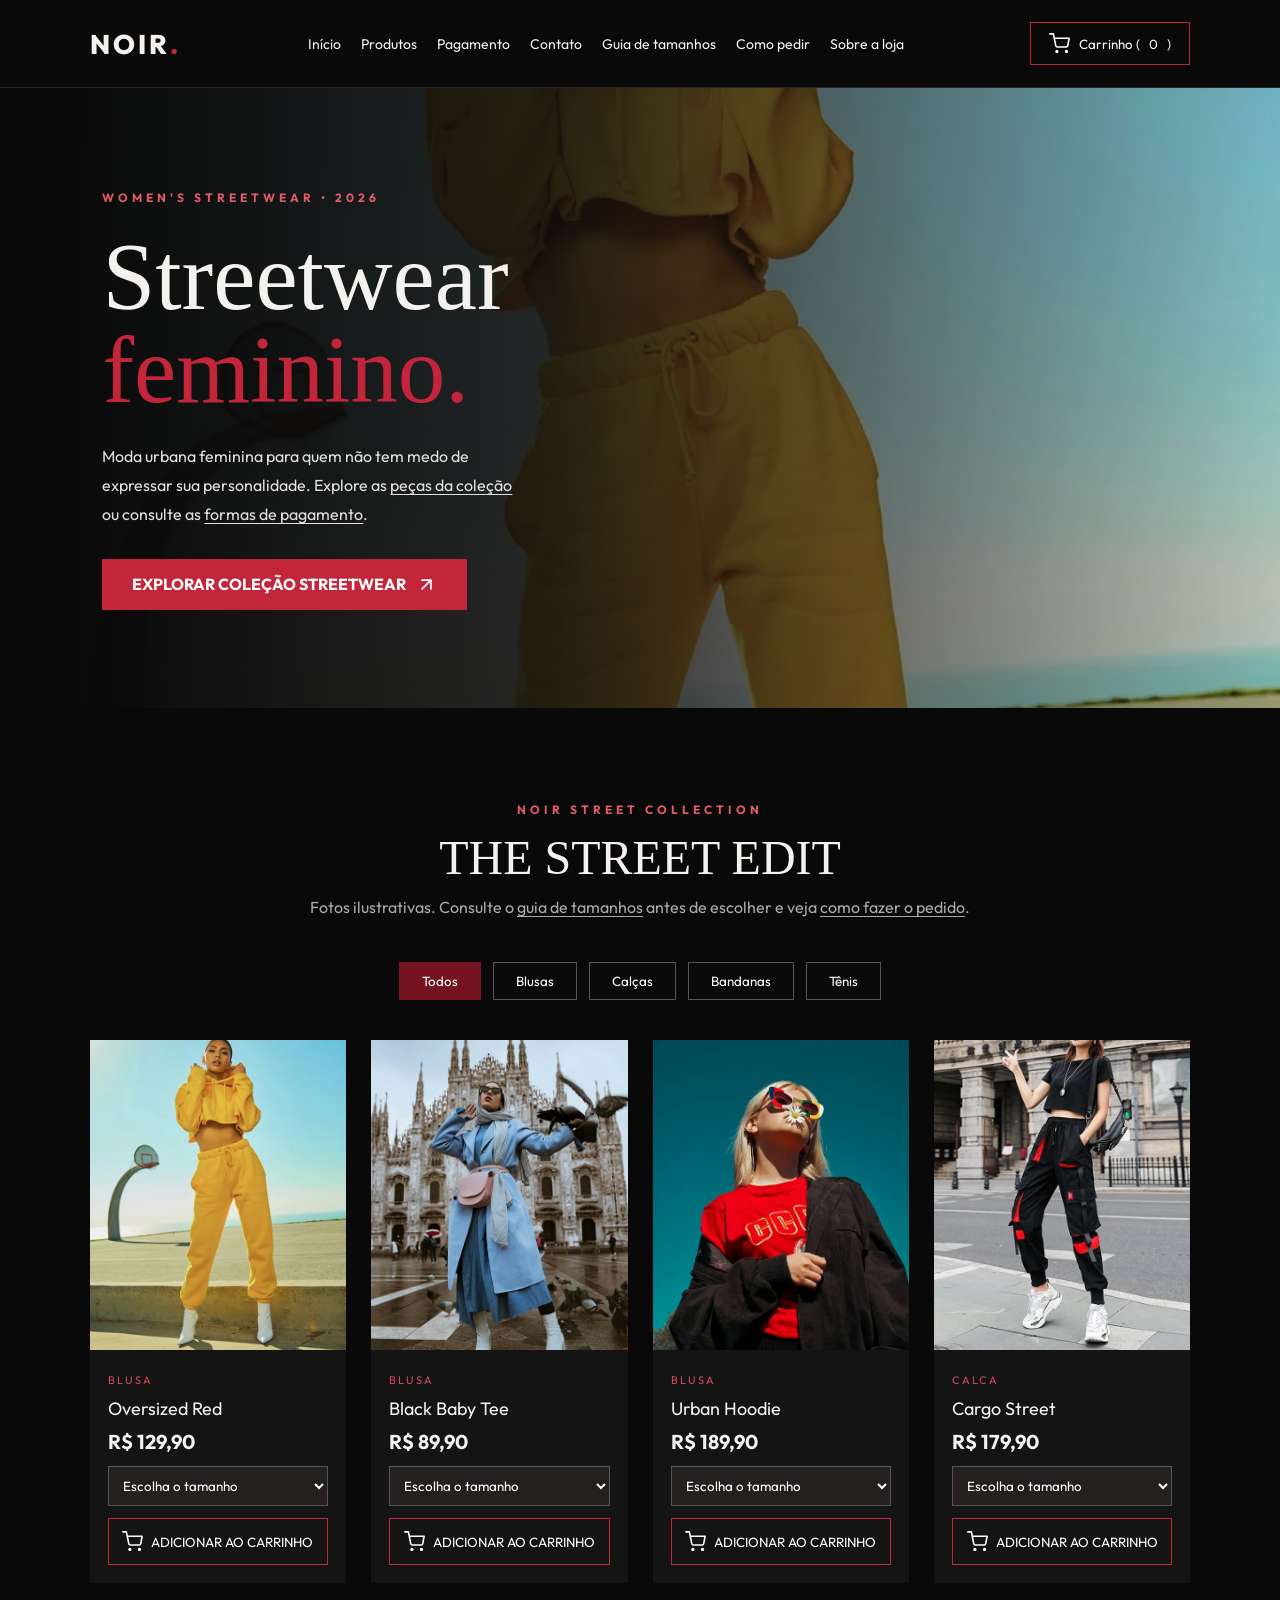
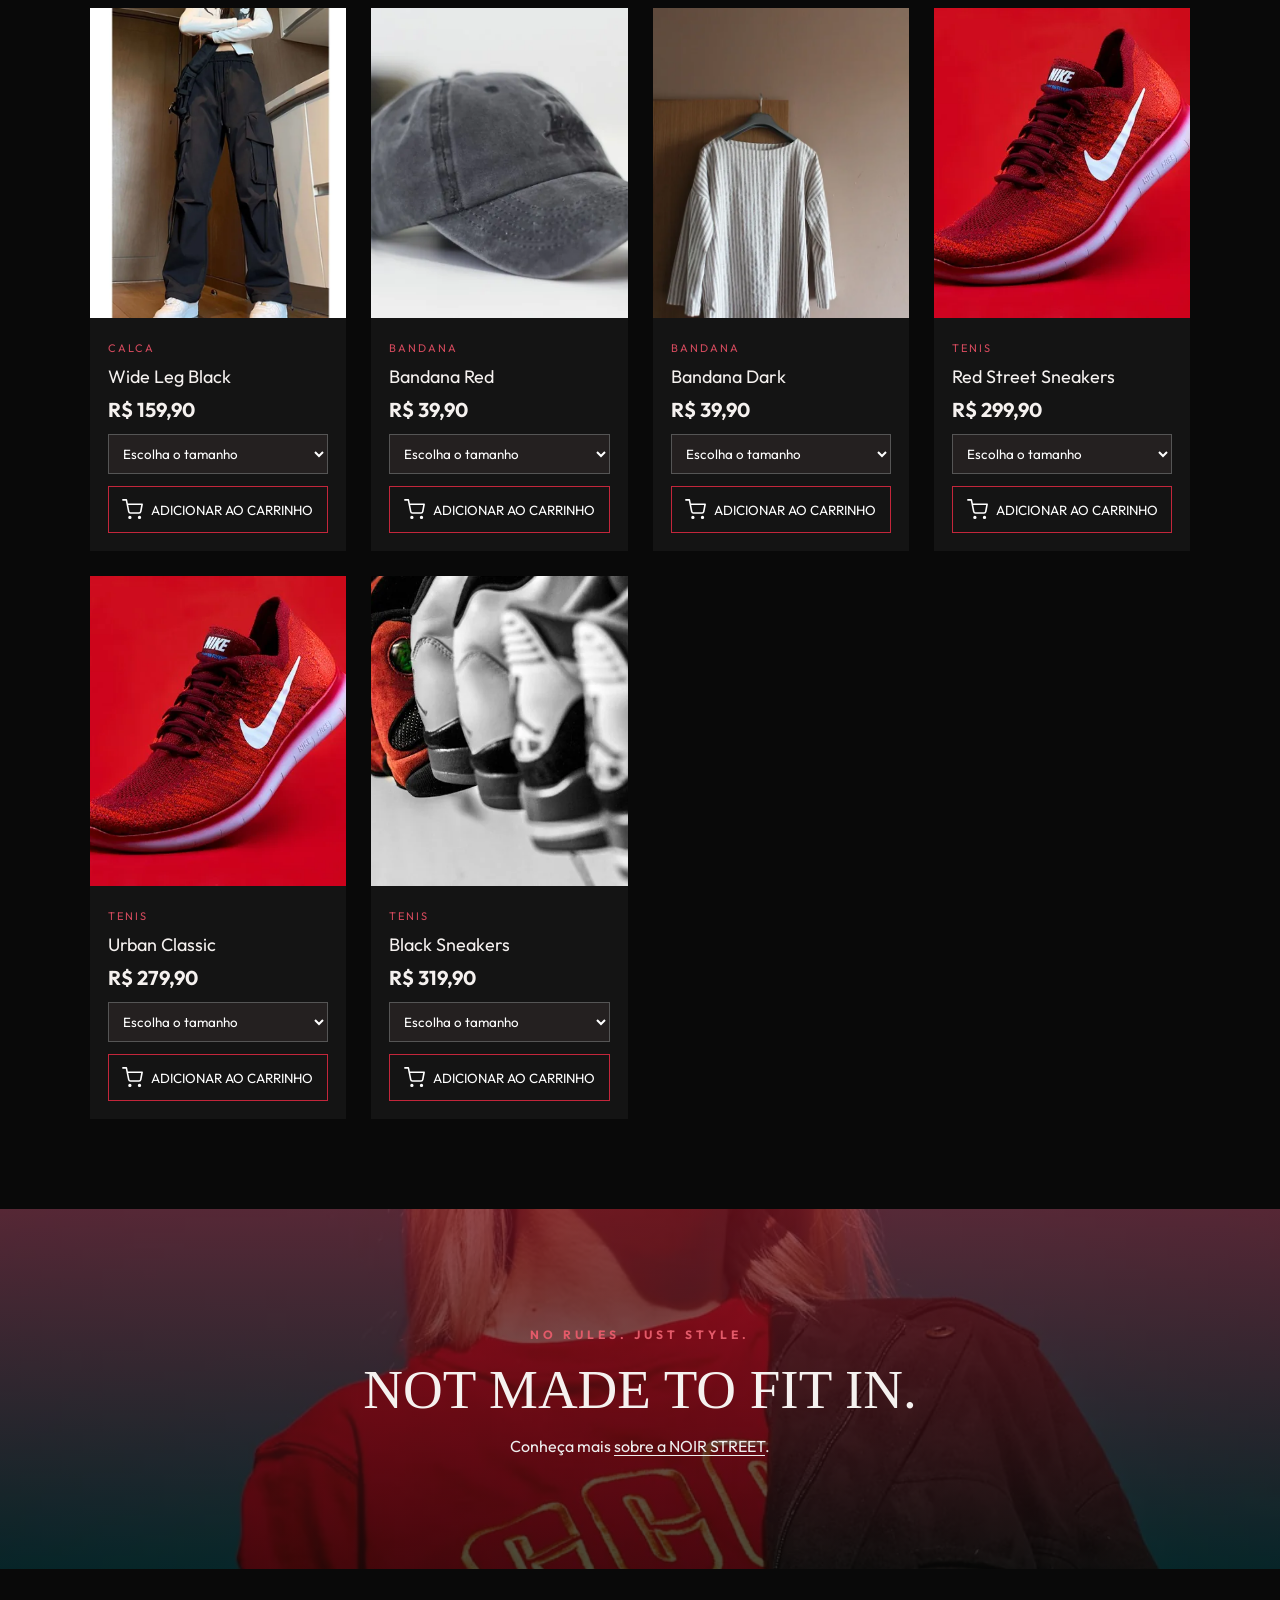
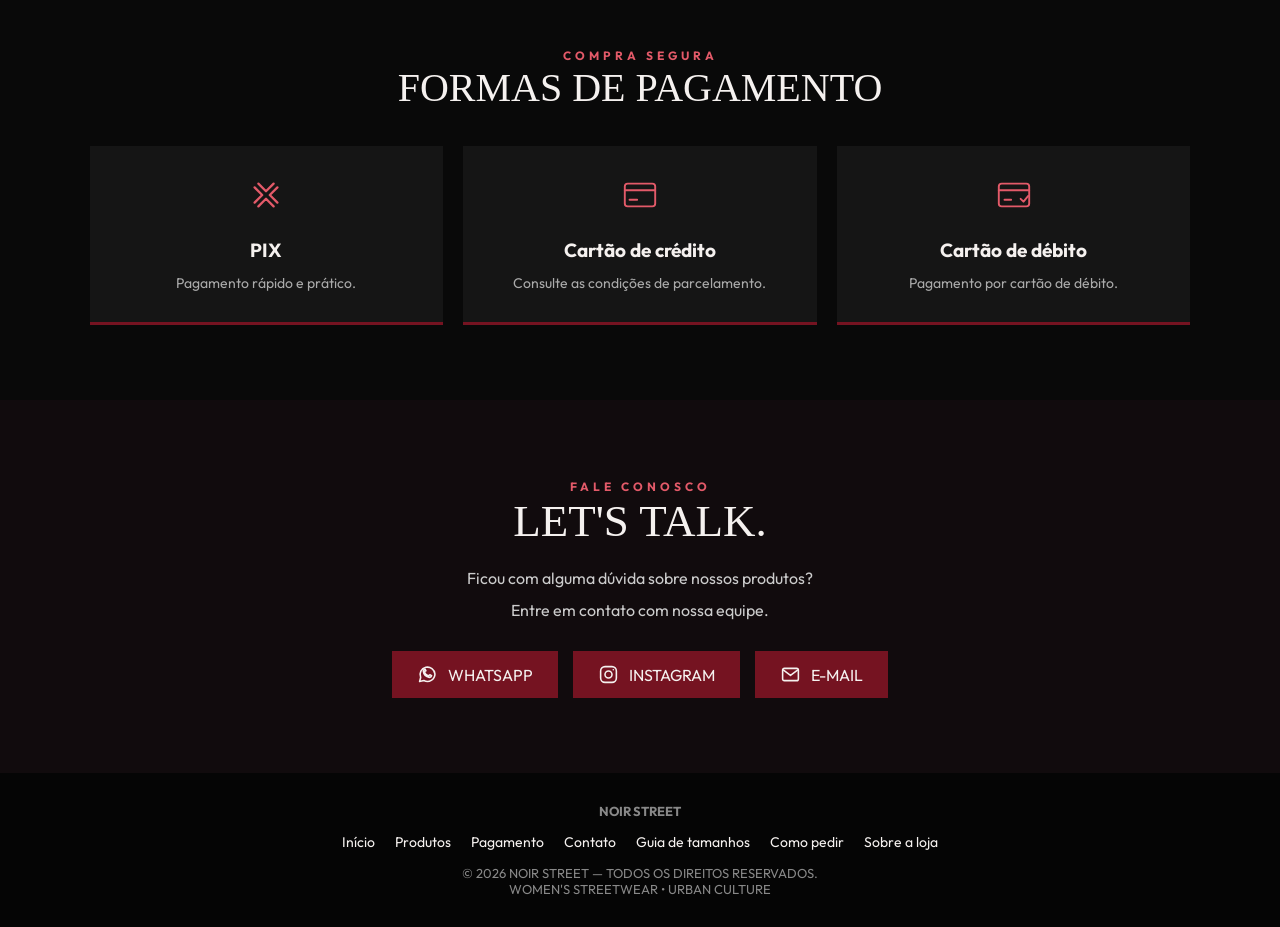
<file: index.html>
<!DOCTYPE html>
<html lang="pt-BR">

<head>
    <meta charset="UTF-8">
    <meta name="viewport" content="width=device-width, initial-scale=1.0">

    <title>NOIR STREET | Streetwear feminino e coleção de moda urbana</title>
    <meta name="description" content="Explore o streetwear feminino da NOIR STREET: blusas oversized, calças cargo, bandanas e tênis. Veja os tamanhos disponíveis e monte seu pedido pelo WhatsApp.">

    <link rel="canonical" href="https://eriksmoura14-ai.github.io/streetwear/">
    <link rel="preload" as="image" href="img/campanha-streetwear-look-amarelo.webp">

    <link rel="preconnect" href="https://fonts.googleapis.com">

    <link href="https://fonts.googleapis.com/css2?family=Outfit:wght@300;400;500;600;700;800&display=swap" rel="stylesheet">

    <style>

        :root {
            --preto: #090909;
            --vinho: #751321;
            --vermelho: #c3263b;
            --branco: #f5f1ef;
            --cinza: #aaa;
        }

        * {
            margin: 0;
            padding: 0;
            box-sizing: border-box;
        }

        html {
            scroll-behavior: smooth;
        }

        body {
            background: var(--preto);
            color: var(--branco);
            font-family: "Outfit", sans-serif;
        }

        h1, h2, h3 {
            font-family: Georgia, serif;
            font-weight: normal;
        }

        a {
            text-decoration: none;
            color: inherit;
        }

        button, select {
            font-family: inherit;
        }

        /* CABEÇALHO */

        header {
            background: #090909;
            padding: 22px 7%;
            display: flex;
            justify-content: space-between;
            align-items: center;
            border-bottom: 1px solid #292020;
            gap: 10px 15px;
            position: sticky;
            top: 0;
            z-index: 10;
        }

        .logo {
            font-size: 27px;
            font-weight: 800;
            letter-spacing: 3px;
        }

        .logo span {
            color: var(--vermelho);
        }

        nav {
            display: flex;
            gap: 6px 20px;
            flex-wrap: wrap;
            justify-content: center;
        }

        nav a {
            font-size: 14px;
            transition: .3s;
        }

        nav a:hover {
            color: var(--vermelho);
        }

        .cart-button {
            border: 1px solid var(--vermelho);
            padding: 10px 18px;
            background: transparent;
            color: white;
            cursor: pointer;
            display: inline-flex;
            align-items: center;
            gap: 9px;
        }

        .icon {
            width: 21px;
            height: 21px;
            display: inline-block;
            vertical-align: middle;
            flex-shrink: 0;
        }

        .payment-icon {
            width: 38px;
            height: 38px;
            color: #e35a69;
            margin: 0 auto 8px;
        }

        /* INÍCIO */

        .hero {
            min-height: 620px;
            padding: 90px 8%;
            display: flex;
            align-items: center;

            background:
                linear-gradient(
                    90deg,
                    #090909 5%,
                    #090909dd 43%,
                    #09090922 100%
                ),
                url("img/campanha-streetwear-look-amarelo.webp")
                center 35%/cover;
        }

        .hero-content {
            max-width: 600px;
        }

        .tag {
            color: #e35a69;
            letter-spacing: 4px;
            font-size: 12px;
            font-weight: 700;
        }

        .hero h1 {
            font-size: clamp(55px, 8vw, 95px);
            line-height: .98;
            margin: 25px 0;
        }

        .hero h1 span {
            color: var(--vermelho);
        }

        .hero p {
            color: #e1e1e1;
            max-width: 420px;
            line-height: 1.8;
        }

        main p a {
            text-decoration: underline;
            text-underline-offset: .2em;
        }

        section[id] {
            scroll-margin-top: 100px;
        }

        .btn {
            display: inline-flex;
            align-items: center;
            gap: 10px;
            margin-top: 30px;
            background: var(--vermelho);
            padding: 15px 30px;
            color: white;
            font-weight: 700;
            transition: .3s;
            border: none;
            cursor: pointer;
        }

        .btn:hover {
            background: var(--vinho);
            transform: translateY(-3px);
        }

        /* PRODUTOS */

        .products {
            padding: 90px 7%;
        }

        .section-title {
            text-align: center;
            margin-bottom: 45px;
        }

        .section-title h2 {
            font-size: 48px;
            margin: 12px 0;
        }

        .section-title p {
            color: var(--cinza);
        }

        .filters {
            display: flex;
            justify-content: center;
            gap: 12px;
            flex-wrap: wrap;
            margin-bottom: 40px;
        }

        .filters button {
            background: transparent;
            border: 1px solid #555;
            color: white;
            padding: 10px 22px;
            cursor: pointer;
        }

        .filters button.active,
        .filters button:hover {
            background: var(--vinho);
            border-color: var(--vinho);
        }

        .product-grid {
            display: grid;
            grid-template-columns: repeat(4, 1fr);
            gap: 25px;
        }

        .product {
            background: #141414;
            overflow: hidden;
            transition: .3s;
        }

        .product:hover {
            transform: translateY(-7px);
        }

        .product img {
            width: 100%;
            height: 310px;
            object-fit: cover;
            display: block;
            transition: .4s;
        }

        .product:hover img {
            transform: scale(1.04);
        }

        .product-info {
            padding: 18px;
        }

        .category {
            color: #d34a5d;
            font-size: 11px;
            letter-spacing: 2px;
            text-transform: uppercase;
        }

        .product h3 {
            font-family: "Outfit", sans-serif;
            font-size: 18px;
            margin: 9px 0;
        }

        .price {
            font-size: 20px;
            font-weight: 700;
        }

        .product select {
            width: 100%;
            padding: 10px;
            margin-top: 12px;
            background: #242020;
            border: 1px solid #555;
            color: white;
        }

        .add {
            width: 100%;
            display: flex;
            align-items: center;
            justify-content: center;
            gap: 8px;
            padding: 12px;
            margin-top: 12px;
            background: transparent;
            border: 1px solid var(--vermelho);
            color: white;
            cursor: pointer;
            transition: .3s;
        }

        .add:hover {
            background: var(--vermelho);
        }

        /* BANNER */

        .banner {
            min-height: 360px;
            display: flex;
            align-items: center;
            justify-content: center;
            text-align: center;
            padding: 65px 8%;

            background:
                linear-gradient(#751321bb, #090909bb),
                url("img/editorial-streetwear-camiseta-vermelha.webp")
                center/cover;
        }

        .banner h2 {
            font-size: clamp(35px, 6vw, 55px);
            margin: 15px 0;
        }

        .banner p {
            color: #eee;
        }

        /* PAGAMENTO */

        .payment {
            padding: 75px 7%;
            text-align: center;
        }

        .payment h2 {
            font-size: 40px;
            margin-bottom: 35px;
        }

        .payment-grid {
            display: grid;
            grid-template-columns: repeat(3, 1fr);
            gap: 20px;
        }

        .payment-card {
            background: #151515;
            padding: 30px;
            border-bottom: 3px solid var(--vinho);
        }

        .payment-card strong {
            display: block;
            font-size: 19px;
            margin: 12px 0;
        }

        .payment-card p {
            color: var(--cinza);
            font-size: 14px;
        }

        /* CONTATO */

        .contact {
            padding: 75px 7%;
            text-align: center;
            background: #110b0d;
        }

        .contact h2 {
            font-size: 45px;
            margin-bottom: 15px;
        }

        .contact p {
            color: #ccc;
            line-height: 2;
        }

        .contact-links {
            display: flex;
            justify-content: center;
            gap: 15px;
            flex-wrap: wrap;
            margin-top: 25px;
        }

        .contact-links a {
            display: inline-flex;
            align-items: center;
            gap: 10px;
            background: var(--vinho);
            padding: 13px 25px;
            transition: .3s;
        }

        .contact-links a:hover {
            background: var(--vermelho);
        }

        /* RODAPÉ */

        footer {
            background: #050505;
            text-align: center;
            padding: 30px;
            color: #888;
            font-size: 13px;
        }

        footer nav {
            justify-content: center;
            margin: 10px 0;
        }

        footer nav a {
            color: #f5f1ef;
            padding: 4px 0;
        }

        /* CARRINHO */

        .cart-panel {
            position: fixed;
            right: -420px;
            top: 0;
            width: min(390px, 100%);
            height: 100vh;
            background: #171313;
            z-index: 30;
            padding: 25px;
            transition: .3s;
            overflow-y: auto;
        }

        .cart-panel.open {
            right: 0;
        }

        .cart-header {
            display: flex;
            justify-content: space-between;
            align-items: center;
            margin-bottom: 25px;
        }

        .close {
            background: none;
            color: white;
            border: none;
            cursor: pointer;
            padding: 5px;
        }

        .close .icon {
            width: 25px;
            height: 25px;
        }

        .cart-item {
            display: flex;
            justify-content: space-between;
            padding: 15px 0;
            border-bottom: 1px solid #444;
            gap: 10px;
        }

        .cart-item small {
            display: block;
            color: #ccc;
            margin-top: 5px;
        }

        .remove {
            display: inline-flex;
            align-items: center;
            gap: 5px;
            background: none;
            color: #e45b68;
            border: none;
            cursor: pointer;
        }

        .remove .icon {
            width: 17px;
            height: 17px;
        }

        .total {
            font-size: 22px;
            font-weight: 700;
            margin: 25px 0;
        }

        .checkout {
            width: 100%;
            background: #168a50;
            padding: 15px;
            border: none;
            color: white;
            cursor: pointer;
            font-size: 15px;
        }

        .overlay {
            position: fixed;
            inset: 0;
            background: #0009;
            z-index: 20;
            display: none;
        }

        .overlay.show {
            display: block;
        }

        /* RESPONSIVIDADE */

        @media(max-width: 950px) {
            .product-grid {
                grid-template-columns: repeat(2, 1fr);
            }
        }

        @media(max-width: 600px) {

            header {
                padding: 12px 5%;
                flex-wrap: wrap;
                gap: 8px 12px;
            }

            nav {
                order: 1;
                flex: 0 0 100%;
                flex-wrap: wrap;
                gap: 2px 12px;
                justify-content: flex-start;
            }

            nav a {
                padding: 6px 0;
            }

            section[id] {
                scroll-margin-top: 160px;
            }

            .hero {
                min-height: 530px;
                padding: 60px 7%;
                background-position: 60% center;
            }

            .hero h1 {
                font-size: clamp(31px, 10vw, 58px);
            }

            .product-grid {
                grid-template-columns: repeat(2, minmax(0, 1fr));
                gap: 12px;
            }

            .product img {
                height: 190px;
            }

            .product-info {
                padding: 12px;
            }

            .product h3 {
                font-size: 15px;
            }

            .payment-grid {
                grid-template-columns: 1fr;
            }

            .section-title h2 {
                font-size: 38px;
            }

        }

    </style>

</head>

<body>

    <!-- CABEÇALHO -->

    <header>

        <a href="#inicio" class="logo" aria-label="NOIR STREET, início">NOIR<span>.</span></a>

        <nav aria-label="Menu principal">
            <a href="./">Início</a>
            <a href="./#produtos">Produtos</a>
            <a href="./#pagamento">Pagamento</a>
            <a href="./#contato">Contato</a>
            <a href="pages/guia-de-tamanhos.html">Guia de tamanhos</a>
            <a href="pages/como-pedir.html">Como pedir</a>
            <a href="pages/sobre.html">Sobre a loja</a>
        </nav>

        <button class="cart-button" onclick="toggleCart()">

            <svg class="icon" viewBox="0 0 24 24" fill="none"
            stroke="currentColor" stroke-width="1.8"
            stroke-linecap="round" stroke-linejoin="round"
            aria-hidden="true">

                <circle cx="9" cy="21" r="1"/>
                <circle cx="20" cy="21" r="1"/>
                <path d="M1 1h4l2.7 13.4a2 2 0 0 0 2 1.6h9.7a2 2 0 0 0 2-1.6L23 6H6"/>

            </svg>

            Carrinho (<span id="count">0</span>)

        </button>

    </header>

    <main>
    <!-- HERO -->

    <section class="hero" id="inicio">

        <div class="hero-content">

            <span class="tag">WOMEN'S STREETWEAR • 2026</span>

            <h1>Streetwear <span>feminino.</span></h1>

            <p>
                Moda urbana feminina para quem não tem medo de expressar
                sua personalidade. Explore as <a href="#produtos">peças da coleção</a>
                ou consulte as <a href="#pagamento">formas de pagamento</a>.
            </p>

            <a href="#produtos" class="btn">

                EXPLORAR COLEÇÃO STREETWEAR

                <svg class="icon" viewBox="0 0 24 24" fill="none"
                stroke="currentColor" stroke-width="2"
                stroke-linecap="round" stroke-linejoin="round"
                aria-hidden="true">

                    <path d="M7 17 17 7M7 7h10v10"/>

                </svg>

            </a>

        </div>

    </section>

    <!-- PRODUTOS -->

    <section class="products" id="produtos">

        <div class="section-title">

            <span class="tag">NOIR STREET COLLECTION</span>

            <h2>THE STREET EDIT</h2>

            <p>Fotos ilustrativas. Consulte o <a href="pages/guia-de-tamanhos.html">guia de tamanhos</a> antes de escolher e veja <a href="pages/como-pedir.html">como fazer o pedido</a>.</p>

        </div>

        <div class="filters">

            <button class="active" onclick="filterProducts('todos', this)">
                Todos
            </button>

            <button onclick="filterProducts('blusa', this)">
                Blusas
            </button>

            <button onclick="filterProducts('calca', this)">
                Calças
            </button>

            <button onclick="filterProducts('bandana', this)">
                Bandanas
            </button>

            <button onclick="filterProducts('tenis', this)">
                Tênis
            </button>

        </div>

        <div class="product-grid" id="productGrid"></div>

    </section>

    <!-- BANNER -->

    <section class="banner">

        <div>

            <span class="tag">NO RULES. JUST STYLE.</span>

            <h2>NOT MADE TO FIT IN.</h2>

            <p>Conheça mais <a href="pages/sobre.html">sobre a NOIR STREET</a>.</p>

        </div>

    </section>

    <!-- PAGAMENTOS -->

    <section class="payment" id="pagamento">

        <span class="tag">COMPRA SEGURA</span>

        <h2>FORMAS DE PAGAMENTO</h2>

        <div class="payment-grid">

            <div class="payment-card">

                <svg class="payment-icon" viewBox="0 0 40 40"
                fill="none" stroke="currentColor" stroke-width="2.4"
                stroke-linecap="round" stroke-linejoin="round"
                aria-hidden="true">

                    <path d="M12 8 20 16 28 8M12 32l8-8 8 8M8 12l8 8-8 8M32 12l-8 8 8 8"/>

                </svg>

                <strong>PIX</strong>

                <p>Pagamento rápido e prático.</p>

            </div>

            <div class="payment-card">

                <svg class="payment-icon" viewBox="0 0 40 40"
                fill="none" stroke="currentColor" stroke-width="2"
                stroke-linecap="round" stroke-linejoin="round"
                aria-hidden="true">

                    <rect x="4" y="8" width="32" height="24" rx="3"/>
                    <path d="M4 15h32M9 25h8"/>

                </svg>

                <strong>Cartão de crédito</strong>

                <p>Consulte as condições de parcelamento.</p>

            </div>

            <div class="payment-card">

                <svg class="payment-icon" viewBox="0 0 40 40"
                fill="none" stroke="currentColor" stroke-width="2"
                stroke-linecap="round" stroke-linejoin="round"
                aria-hidden="true">

                    <rect x="4" y="8" width="32" height="24" rx="3"/>
                    <path d="M4 15h32M10 25h7M27 24l3 3 5-6"/>

                </svg>

                <strong>Cartão de débito</strong>

                <p>Pagamento por cartão de débito.</p>

            </div>

        </div>

    </section>

    <!-- CONTATO -->

    <section class="contact" id="contato">

        <span class="tag">FALE CONOSCO</span>

        <h2>LET'S TALK.</h2>

        <p>
            Ficou com alguma dúvida sobre nossos produtos?<br>
            Entre em contato com nossa equipe.
        </p>

        <div class="contact-links">

            <!-- WHATSAPP CORRIGIDO -->

            <a href="https://wa.me/5534999789011"
            target="_blank" rel="noopener noreferrer">

                <svg class="icon" viewBox="0 0 24 24" fill="none"
                stroke="currentColor" stroke-width="1.8"
                stroke-linecap="round" stroke-linejoin="round"
                aria-hidden="true">

                    <path d="M20.5 11.5a8.5 8.5 0 0 1-12.6 7.4L3 20l1.2-4.6A8.5 8.5 0 1 1 20.5 11.5Z"/>
                    <path d="M8.5 8.5c.5 2.8 2.2 4.5 5 5l1.2-1.2 2 1c-.2 1.3-1.2 2-2.5 2-3.8-.5-6.5-3.2-7-7 .1-1.3.8-2.3 2-2.5l1 2-1.7.7Z"/>

                </svg>

                WHATSAPP

            </a>

            <a href="https://instagram.com/"
            target="_blank" rel="noopener noreferrer">

                <svg class="icon" viewBox="0 0 24 24" fill="none"
                stroke="currentColor" stroke-width="1.8"
                stroke-linecap="round" stroke-linejoin="round"
                aria-hidden="true">

                    <rect x="3" y="3" width="18" height="18" rx="5"/>
                    <circle cx="12" cy="12" r="4"/>
                    <path d="M17.5 6.5h.01"/>

                </svg>

                INSTAGRAM

            </a>

            <a href="mailto:contato@noirstreet.com">

                <svg class="icon" viewBox="0 0 24 24" fill="none"
                stroke="currentColor" stroke-width="1.8"
                stroke-linecap="round" stroke-linejoin="round"
                aria-hidden="true">

                    <rect x="3" y="5" width="18" height="14" rx="2"/>
                    <path d="m4 7 8 6 8-6"/>

                </svg>

                E-MAIL

            </a>

        </div>

    </section>

    </main>

    <!-- RODAPÉ -->

    <footer>

        <p><strong>NOIR STREET</strong></p>

        <nav aria-label="Menu do rodapé">
            <a href="./">Início</a>
            <a href="./#produtos">Produtos</a>
            <a href="./#pagamento">Pagamento</a>
            <a href="./#contato">Contato</a>
            <a href="pages/guia-de-tamanhos.html">Guia de tamanhos</a>
            <a href="pages/como-pedir.html">Como pedir</a>
            <a href="pages/sobre.html">Sobre a loja</a>
        </nav>

        <p>© 2026 NOIR STREET — TODOS OS DIREITOS RESERVADOS.</p>

        <p>WOMEN'S STREETWEAR • URBAN CULTURE</p>

    </footer>

    <!-- CARRINHO -->

    <div class="overlay" id="overlay" onclick="toggleCart()"></div>

    <aside class="cart-panel" id="cart">

        <div class="cart-header">

            <h2>Meu carrinho</h2>

            <button class="close" onclick="toggleCart()" aria-label="Fechar carrinho">

                <svg class="icon" viewBox="0 0 24 24" fill="none"
                stroke="currentColor" stroke-width="2"
                stroke-linecap="round" aria-hidden="true">

                    <path d="m18 6-12 12M6 6l12 12"/>

                </svg>

            </button>

        </div>

        <div id="cartItems"></div>

        <div class="total">

            Total: R$ <span id="total">0,00</span>

        </div>

        <button class="checkout" onclick="checkout()">

            FINALIZAR PELO WHATSAPP

        </button>

    </aside>

    <!-- JAVASCRIPT -->

    <script>

        /* PRODUTOS */

        const products = [

            {
                id: 1,
                name: "Oversized Red",
                category: "blusa",
                price: 129.90,
                image: "img/look-urbano-amarelo.webp",
                imageAlt: "Modelo com conjunto amarelo e tênis branco em uma área externa",
                imageWidth: 592,
                imageHeight: 820
            },

            {
                id: 2,
                name: "Black Baby Tee",
                category: "blusa",
                price: 89.90,
                image: "img/casaco-azul-em-frente-a-catedral.webp",
                imageAlt: "Modelo com casaco azul e bolsa rosa em frente a uma catedral",
                imageWidth: 547,
                imageHeight: 820
            },

            {
                id: 3,
                name: "Urban Hoodie",
                category: "blusa",
                price: 189.90,
                image: "img/camiseta-vermelha-e-jaqueta-preta.webp",
                imageAlt: "Modelo com camiseta vermelha, jaqueta preta e óculos coloridos",
                imageWidth: 547,
                imageHeight: 820
            },

            {
                id: 4,
                name: "Cargo Street",
                category: "calca",
                price: 179.90,

                /* IMAGEM DA CALÇA CORRIGIDA */

                image: "img/calca-cargo-preta-com-detalhes-vermelhos.webp",
                imageAlt: "Calça cargo preta com detalhes vermelhos e bolsos laterais",
                imageWidth: 700,
                imageHeight: 700
            },

            {
                id: 5,
                name: "Wide Leg Black",
                category: "calca",
                price: 159.90,
                image: "img/calca-larga-preta-com-bolsos.webp",
                imageAlt: "Calça larga preta com bolsos laterais, combinada com tênis branco",
                imageWidth: 615,
                imageHeight: 820
            },

            {
                id: 6,
                name: "Bandana Red",
                category: "bandana",
                price: 39.90,
                image: "img/bone-cinza-estonado.webp",
                imageAlt: "Boné cinza escuro com acabamento estonado, sobre uma mesa clara",
                imageWidth: 700,
                imageHeight: 467
            },

            {
                id: 7,
                name: "Bandana Dark",
                category: "bandana",
                price: 39.90,
                image: "img/blusa-clara-em-cabide.webp",
                imageAlt: "Blusa clara de manga comprida em um cabide",
                imageWidth: 551,
                imageHeight: 820
            },

            {
                id: 8,
                name: "Red Street Sneakers",
                category: "tenis",
                price: 299.90,
                image: "img/tenis-vermelho-fundo-vermelho.webp",
                imageAlt: "Tênis esportivo vermelho com sola branca sobre fundo vermelho",
                imageWidth: 700,
                imageHeight: 467
            },

            {
                id: 9,
                name: "Urban Classic",
                category: "tenis",
                price: 279.90,
                image: "img/tenis-vermelho-fundo-vermelho.webp",
                imageAlt: "Tênis esportivo vermelho com sola branca sobre fundo vermelho",
                imageWidth: 700,
                imageHeight: 467
            },

            {
                id: 10,
                name: "Black Sneakers",
                category: "tenis",
                price: 319.90,
                image: "img/fileira-de-tenis-em-varias-cores.webp",
                imageAlt: "Fileira de tênis vistos por trás, com pares pretos, brancos e vermelhos",
                imageWidth: 700,
                imageHeight: 467
            }

        ];

        let cart = [];

        /* FORMATAÇÃO DO DINHEIRO */

        function money(value) {

            return value.toLocaleString("pt-BR", {
                minimumFractionDigits: 2,
                maximumFractionDigits: 2
            });

        }

        /* MOSTRAR PRODUTOS */

        function renderProducts(list = products) {

            document.getElementById("productGrid").innerHTML =

                list.map(p => `

                    <article class="product">

                        <img
                            src="${p.image}"
                            alt="${p.imageAlt}"
                            width="${p.imageWidth}" height="${p.imageHeight}"
                            loading="lazy"
                            decoding="async"
                        >

                        <div class="product-info">

                            <span class="category">${p.category}</span>

                            <h3>${p.name}</h3>

                            <div class="price">
                                R$ ${money(p.price)}
                            </div>

                            <select id="size-${p.id}" aria-label="Tamanho de ${p.name}">

                                <option value="">
                                    Escolha o tamanho
                                </option>

                                ${
                                    p.category === "tenis"

                                    ? [36,37,38,39,40,41,42].map(n =>
                                        `<option value="${n}">${n}</option>`
                                      ).join("")

                                    : p.category === "bandana"

                                    ? '<option value="Único">Único</option>'

                                    : ["PP","P","M","G","GG"].map(n =>
                                        `<option value="${n}">${n}</option>`
                                      ).join("")
                                }

                            </select>

                            <button class="add" onclick="addToCart(${p.id})">

                                <svg class="icon" viewBox="0 0 24 24" fill="none"
                                stroke="currentColor" stroke-width="1.8"
                                stroke-linecap="round" stroke-linejoin="round"
                                aria-hidden="true">

                                    <circle cx="9" cy="21" r="1"/>
                                    <circle cx="20" cy="21" r="1"/>
                                    <path d="M1 1h4l2.7 13.4a2 2 0 0 0 2 1.6h9.7a2 2 0 0 0 2-1.6L23 6H6"/>

                                </svg>

                                ADICIONAR AO CARRINHO

                            </button>

                        </div>

                    </article>

                `).join("");

        }

        /* FILTROS */

        function filterProducts(category, button) {

            document.querySelectorAll(".filters button").forEach(b => {
                b.classList.remove("active");
            });

            button.classList.add("active");

            renderProducts(
                category === "todos"
                ? products
                : products.filter(p => p.category === category)
            );

        }

        /* ADICIONAR AO CARRINHO */

        function addToCart(id) {

            const product = products.find(p => p.id === id);

            const size = document.getElementById(`size-${id}`).value;

            if (!size) {

                alert("Escolha um tamanho antes de adicionar!");

                return;

            }

            const existing = cart.find(p =>
                p.id === id && p.size === size
            );

            if (existing) {

                existing.quantity++;

            } else {

                cart.push({
                    ...product,
                    size,
                    quantity: 1
                });

            }

            updateCart();

        }

        /* REMOVER PRODUTO */

        function removeFromCart(id, size) {

            cart = cart.filter(p =>
                !(p.id === id && p.size === size)
            );

            updateCart();

        }

        /* ATUALIZAR CARRINHO */

        function updateCart() {

            const items = document.getElementById("cartItems");

            items.innerHTML = cart.length

                ? cart.map(p => `

                    <div class="cart-item">

                        <div>

                            <strong>${p.name}</strong>

                            <small>Tamanho: ${p.size}</small>

                            <small>Quantidade: ${p.quantity}</small>

                            <small>
                                R$ ${money(p.price * p.quantity)}
                            </small>

                        </div>

                        <button
                            class="remove"
                            onclick="removeFromCart(${p.id}, '${p.size}')"
                            aria-label="Remover ${p.name} do carrinho"
                        >

                            <svg class="icon" viewBox="0 0 24 24" fill="none"
                            stroke="currentColor" stroke-width="1.8"
                            stroke-linecap="round" stroke-linejoin="round"
                            aria-hidden="true">

                                <path d="M3 6h18M8 6V4h8v2m3 0-1 14H6L5 6m4 4v6m6-6v6"/>

                            </svg>

                            <span>Remover</span>

                        </button>

                    </div>

                `).join("")

                : "<p>Seu carrinho está vazio.</p>";

            document.getElementById("count").textContent =

                cart.reduce((s, p) => s + p.quantity, 0);

            document.getElementById("total").textContent =

                money(
                    cart.reduce((s, p) =>
                        s + p.price * p.quantity, 0
                    )
                );

        }

        /* ABRIR E FECHAR CARRINHO */

        function toggleCart() {

            document.getElementById("cart").classList.toggle("open");

            document.getElementById("overlay").classList.toggle("show");

        }

        /* FINALIZAR PEDIDO */

        function checkout() {

            if (!cart.length) {

                alert("Adicione algum produto ao carrinho!");

                return;

            }

            /* NÚMERO CORRIGIDO */

            const phone = "5534999789011";

            let message =
                "Olá! Gostaria de fazer um pedido na NOIR STREET:\n\n";

            cart.forEach(p => {

                message += `${p.quantity}x ${p.name}\n`;

                message += `Tamanho: ${p.size}\n`;

                message += `Subtotal: R$ ${money(p.price * p.quantity)}\n\n`;

            });

            const total = cart.reduce(
                (s, p) => s + p.price * p.quantity, 0
            );

            message += `TOTAL: R$ ${money(total)}\n`;

            message +=
                "Gostaria de combinar o pagamento e a entrega.";

            window.open(
                `https://wa.me/${phone}?text=${encodeURIComponent(message)}`,
                "_blank",
                "noopener,noreferrer"
            );

        }

        /* INICIAR */

        renderProducts();

        updateCart();

    </script>

</body>

</html>
</file>
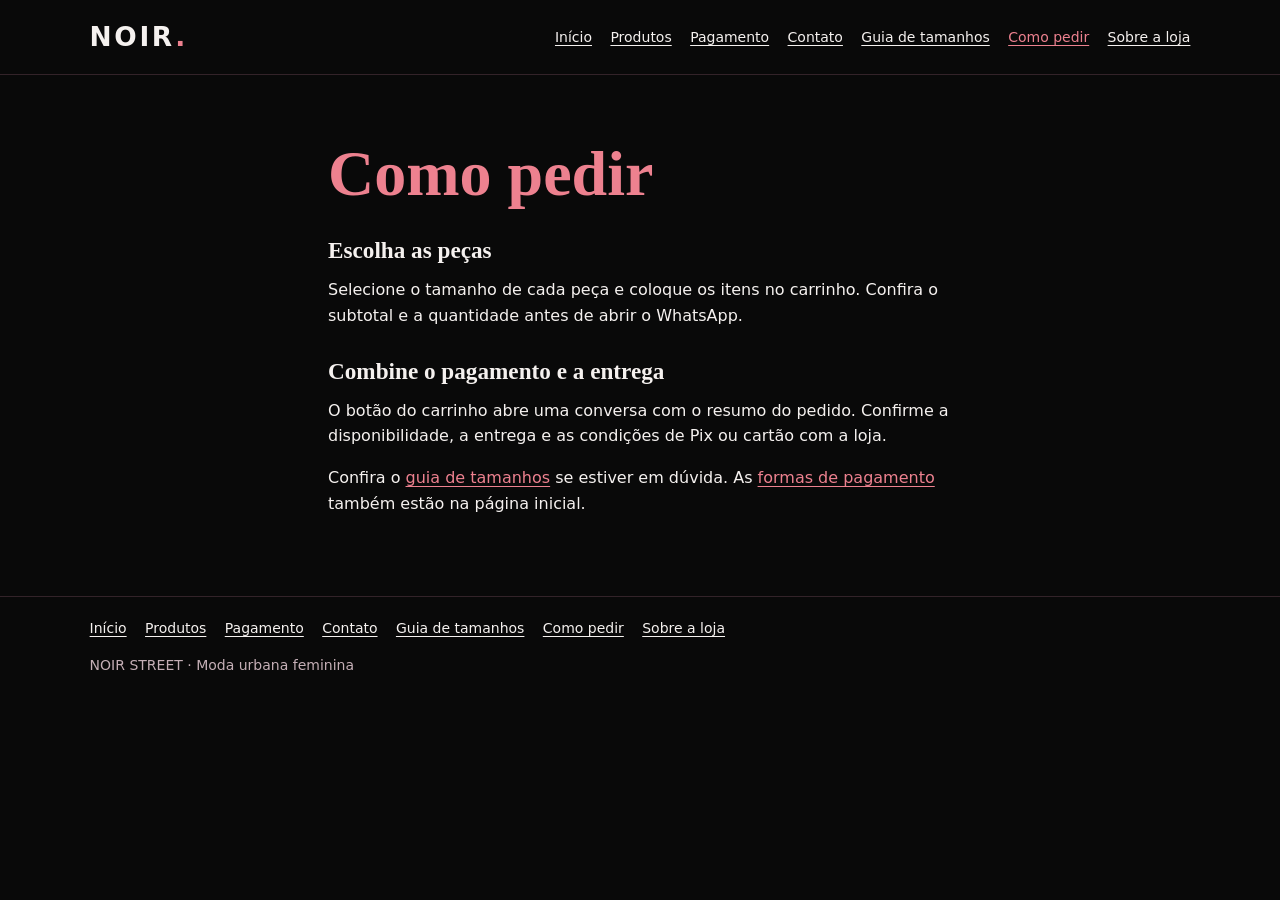
<file: pages/como-pedir.html>
<!doctype html>
<html lang="pt-BR">
<head>
    <meta charset="UTF-8">
    <meta name="viewport" content="width=device-width, initial-scale=1">
    <title>Como pedir streetwear pelo WhatsApp | NOIR STREET</title>
    <meta name="description" content="Saiba como escolher uma peça e um tamanho, conferir o carrinho e enviar seu pedido pelo WhatsApp para combinar pagamento e entrega com a NOIR STREET.">
    <link rel="canonical" href="https://eriksmoura14-ai.github.io/streetwear/pages/como-pedir.html">
    <link rel="stylesheet" href="guias.css">
</head>
<body>
    <header>
        <a class="brand" href="../">NOIR<span>.</span></a>
        <nav aria-label="Menu principal">
            <a href="../">Início</a>
            <a href="../#produtos">Produtos</a>
            <a href="../#pagamento">Pagamento</a>
            <a href="../#contato">Contato</a>
            <a href="guia-de-tamanhos.html">Guia de tamanhos</a>
            <a href="como-pedir.html" aria-current="page">Como pedir</a>
            <a href="sobre.html">Sobre a loja</a>
        </nav>
    </header>
    <main>
        <h1>Como pedir</h1>
        <section><h2>Escolha as peças</h2><p>Selecione o tamanho de cada peça e coloque os itens no carrinho. Confira o subtotal e a quantidade antes de abrir o WhatsApp.</p></section>
        <section><h2>Combine o pagamento e a entrega</h2><p>O botão do carrinho abre uma conversa com o resumo do pedido. Confirme a disponibilidade, a entrega e as condições de Pix ou cartão com a loja.</p></section>
        <p>Confira o <a href="guia-de-tamanhos.html">guia de tamanhos</a> se estiver em dúvida. As <a href="../#pagamento">formas de pagamento</a> também estão na página inicial.</p>
    </main>
    <footer>
        <nav aria-label="Menu do rodapé">
            <a href="../">Início</a>
            <a href="../#produtos">Produtos</a>
            <a href="../#pagamento">Pagamento</a>
            <a href="../#contato">Contato</a>
            <a href="guia-de-tamanhos.html">Guia de tamanhos</a>
            <a href="como-pedir.html">Como pedir</a>
            <a href="sobre.html">Sobre a loja</a>
        </nav>
        <p>NOIR STREET · Moda urbana feminina</p>
    </footer>
</body>
</html>
</file>
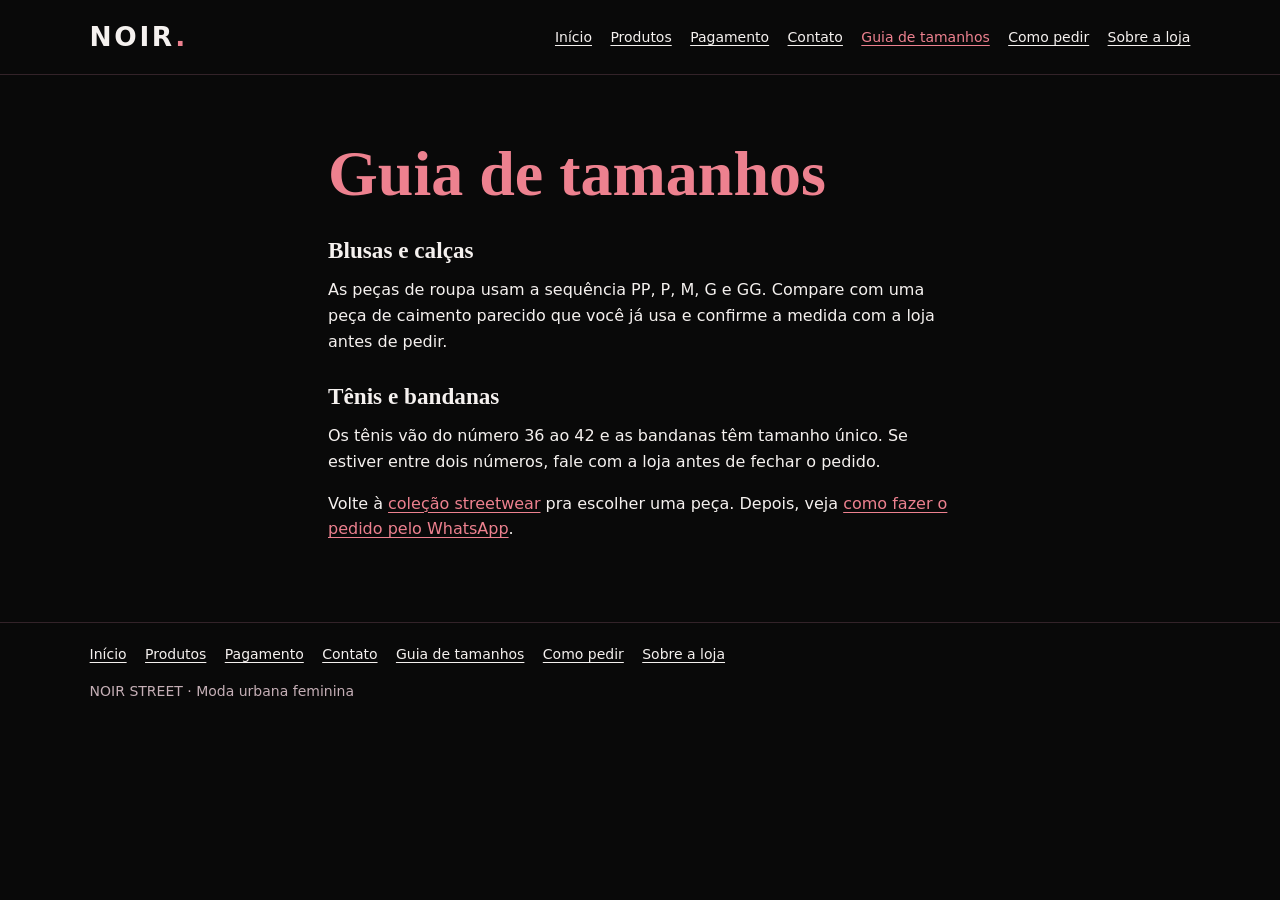
<file: pages/guia-de-tamanhos.html>
<!doctype html>
<html lang="pt-BR">
<head>
    <meta charset="UTF-8">
    <meta name="viewport" content="width=device-width, initial-scale=1">
    <title>Guia de tamanhos de roupas e tênis | NOIR STREET</title>
    <meta name="description" content="Veja os tamanhos usados no catálogo da NOIR STREET, compare as opções de blusas, calças, bandanas e tênis e saiba como tirar dúvidas antes do pedido.">
    <link rel="canonical" href="https://eriksmoura14-ai.github.io/streetwear/pages/guia-de-tamanhos.html">
    <link rel="stylesheet" href="guias.css">
</head>
<body>
    <header>
        <a class="brand" href="../">NOIR<span>.</span></a>
        <nav aria-label="Menu principal">
            <a href="../">Início</a>
            <a href="../#produtos">Produtos</a>
            <a href="../#pagamento">Pagamento</a>
            <a href="../#contato">Contato</a>
            <a href="guia-de-tamanhos.html" aria-current="page">Guia de tamanhos</a>
            <a href="como-pedir.html">Como pedir</a>
            <a href="sobre.html">Sobre a loja</a>
        </nav>
    </header>
    <main>
        <h1>Guia de tamanhos</h1>
        <section><h2>Blusas e calças</h2><p>As peças de roupa usam a sequência PP, P, M, G e GG. Compare com uma peça de caimento parecido que você já usa e confirme a medida com a loja antes de pedir.</p></section>
        <section><h2>Tênis e bandanas</h2><p>Os tênis vão do número 36 ao 42 e as bandanas têm tamanho único. Se estiver entre dois números, fale com a loja antes de fechar o pedido.</p></section>
        <p>Volte à <a href="../#produtos">coleção streetwear</a> pra escolher uma peça. Depois, veja <a href="como-pedir.html">como fazer o pedido pelo WhatsApp</a>.</p>
    </main>
    <footer>
        <nav aria-label="Menu do rodapé">
            <a href="../">Início</a>
            <a href="../#produtos">Produtos</a>
            <a href="../#pagamento">Pagamento</a>
            <a href="../#contato">Contato</a>
            <a href="guia-de-tamanhos.html">Guia de tamanhos</a>
            <a href="como-pedir.html">Como pedir</a>
            <a href="sobre.html">Sobre a loja</a>
        </nav>
        <p>NOIR STREET · Moda urbana feminina</p>
    </footer>
</body>
</html>
</file>
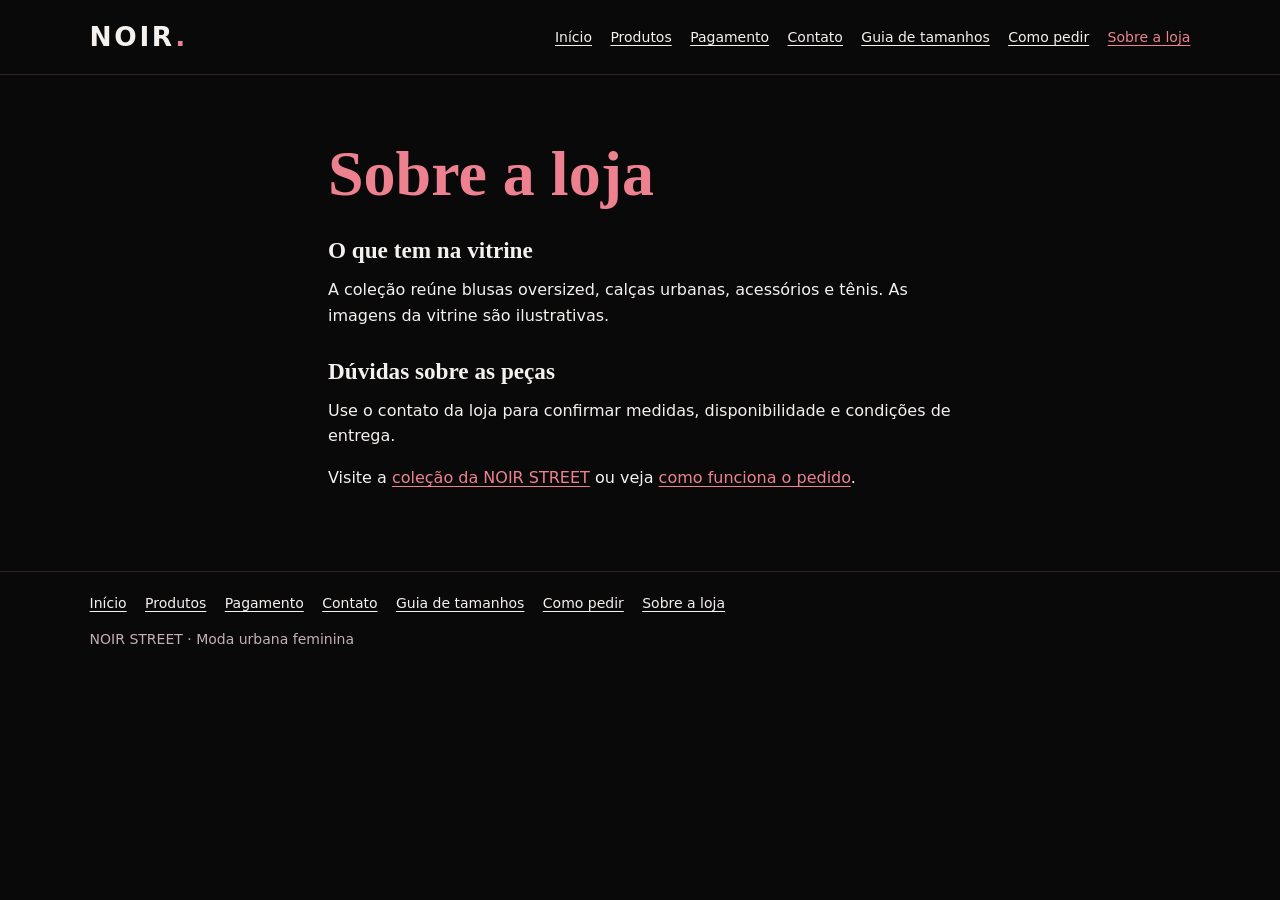
<file: pages/sobre.html>
<!doctype html>
<html lang="pt-BR">
<head>
    <meta charset="UTF-8">
    <meta name="viewport" content="width=device-width, initial-scale=1">
    <title>Sobre a NOIR STREET | Moda urbana feminina</title>
    <meta name="description" content="Conheça a NOIR STREET, uma vitrine de streetwear feminino com blusas, calças, acessórios e tênis e com pedidos confirmados diretamente pelo WhatsApp.">
    <link rel="canonical" href="https://eriksmoura14-ai.github.io/streetwear/pages/sobre.html">
    <link rel="stylesheet" href="guias.css">
</head>
<body>
    <header>
        <a class="brand" href="../">NOIR<span>.</span></a>
        <nav aria-label="Menu principal">
            <a href="../">Início</a>
            <a href="../#produtos">Produtos</a>
            <a href="../#pagamento">Pagamento</a>
            <a href="../#contato">Contato</a>
            <a href="guia-de-tamanhos.html">Guia de tamanhos</a>
            <a href="como-pedir.html">Como pedir</a>
            <a href="sobre.html" aria-current="page">Sobre a loja</a>
        </nav>
    </header>
    <main>
        <h1>Sobre a loja</h1>
        <section><h2>O que tem na vitrine</h2><p>A coleção reúne blusas oversized, calças urbanas, acessórios e tênis. As imagens da vitrine são ilustrativas.</p></section>
        <section><h2>Dúvidas sobre as peças</h2><p>Use o contato da loja para confirmar medidas, disponibilidade e condições de entrega.</p></section>
        <p>Visite a <a href="../#produtos">coleção da NOIR STREET</a> ou veja <a href="como-pedir.html">como funciona o pedido</a>.</p>
    </main>
    <footer>
        <nav aria-label="Menu do rodapé">
            <a href="../">Início</a>
            <a href="../#produtos">Produtos</a>
            <a href="../#pagamento">Pagamento</a>
            <a href="../#contato">Contato</a>
            <a href="guia-de-tamanhos.html">Guia de tamanhos</a>
            <a href="como-pedir.html">Como pedir</a>
            <a href="sobre.html">Sobre a loja</a>
        </nav>
        <p>NOIR STREET · Moda urbana feminina</p>
    </footer>
</body>
</html>
</file>
<file: pages/guias.css>
* { box-sizing: border-box; }
body { margin: 0; color: #f5f1ef; background: #090909; font: 1rem/1.6 system-ui, sans-serif; }
header, footer { padding: 1rem 7%; border-bottom: 1px solid #332329; }
header { display: flex; flex-wrap: wrap; align-items: center; justify-content: space-between; gap: .75rem 1.75rem; }
a { color: #f5f1ef; text-underline-offset: .2em; }
a:focus-visible { outline: 2px solid #ed818f; outline-offset: 4px; }
.brand { font-weight: 800; font-size: 1.65rem; letter-spacing: .1em; text-decoration: none; }
.brand span, a[aria-current] { color: #ed818f; }
nav { display: flex; flex-wrap: wrap; gap: .45rem 1.15rem; }
nav a { padding: .25rem 0; font-size: .875rem; }
main { max-width: 47rem; margin: auto; padding: 4rem 5%; }
main a { color: #ed818f; }
h1, h2 { font-family: Georgia, serif; }
h1 { color: #ed818f; font-size: clamp(2.2rem, 8vw, 4rem); line-height: 1.08; margin: 0 0 1.5rem; }
h2 { font-size: 1.45rem; margin: 1.5rem 0 .5rem; }
p { margin: .45rem 0 1rem; }
footer { border-top: 1px solid #332329; border-bottom: 0; }
footer p { margin: .65rem 0 0; color: #c5afb6; font-size: .875rem; }
</file>
